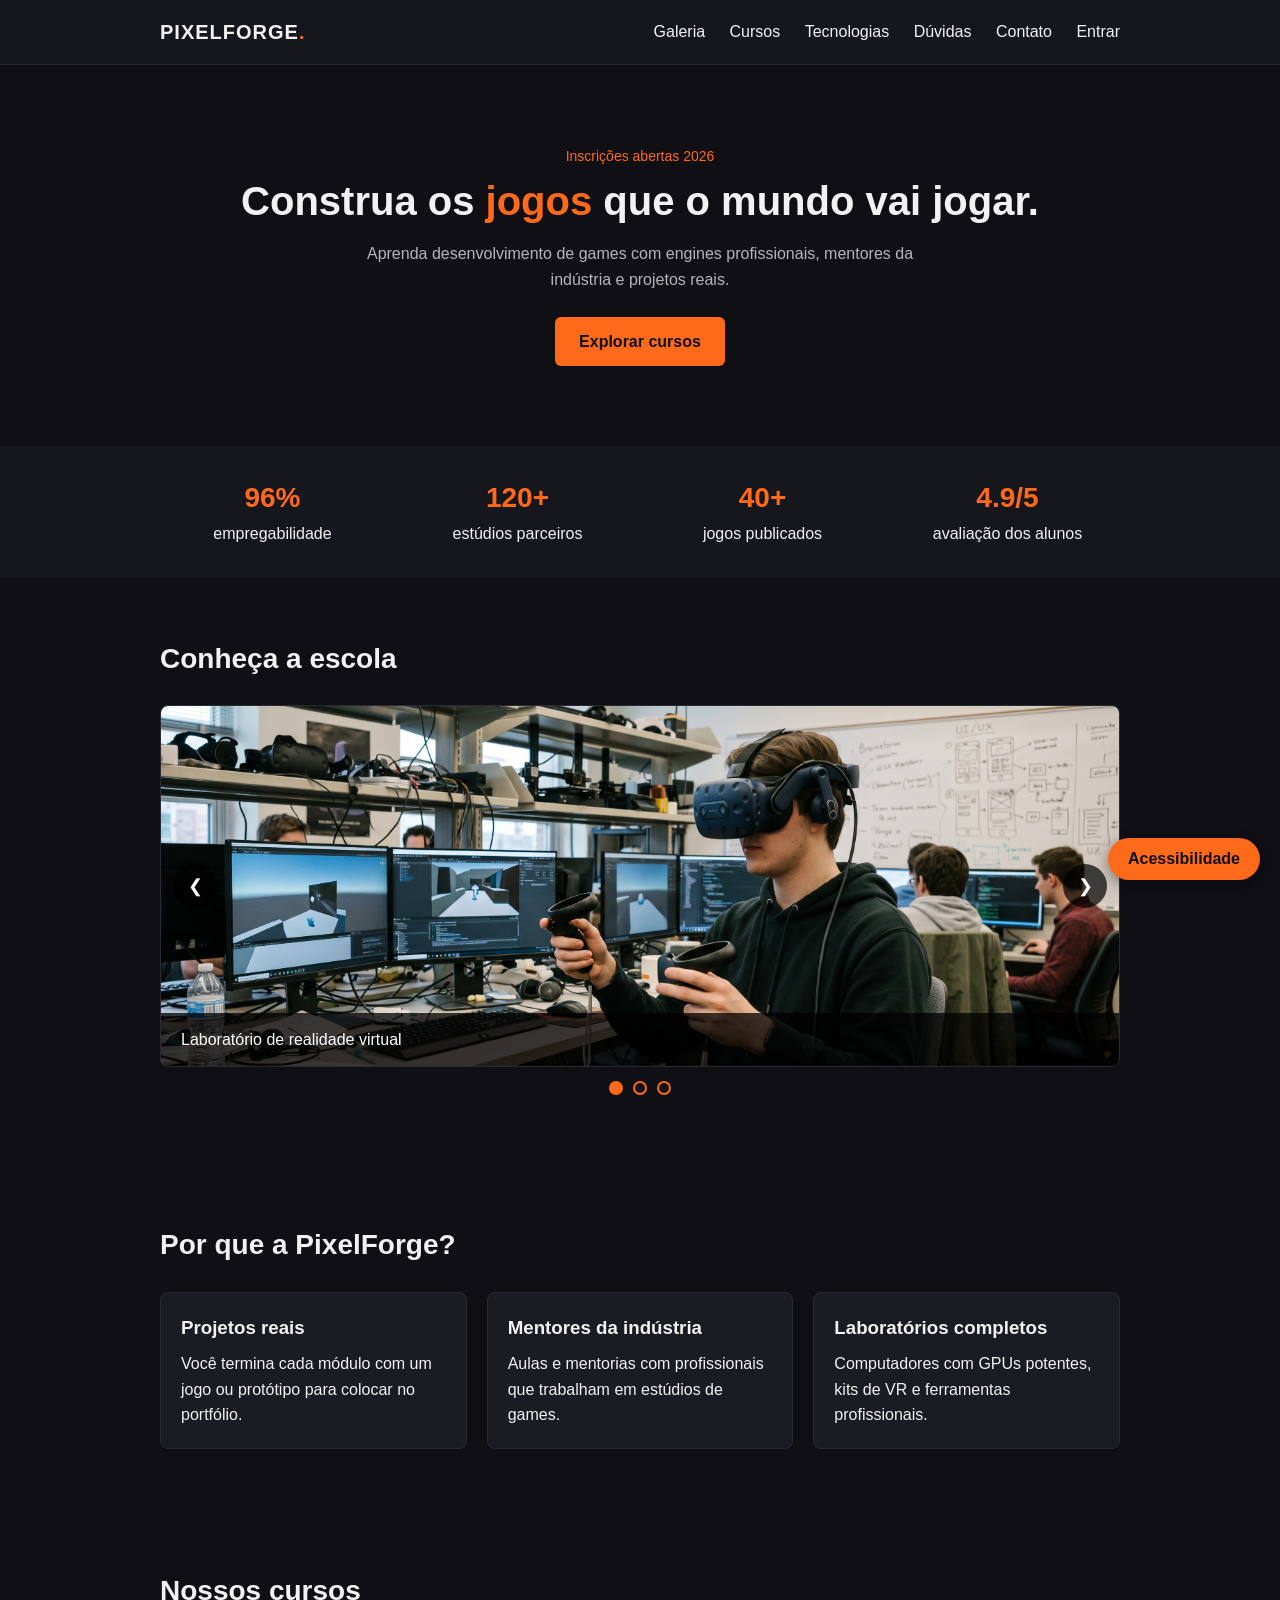
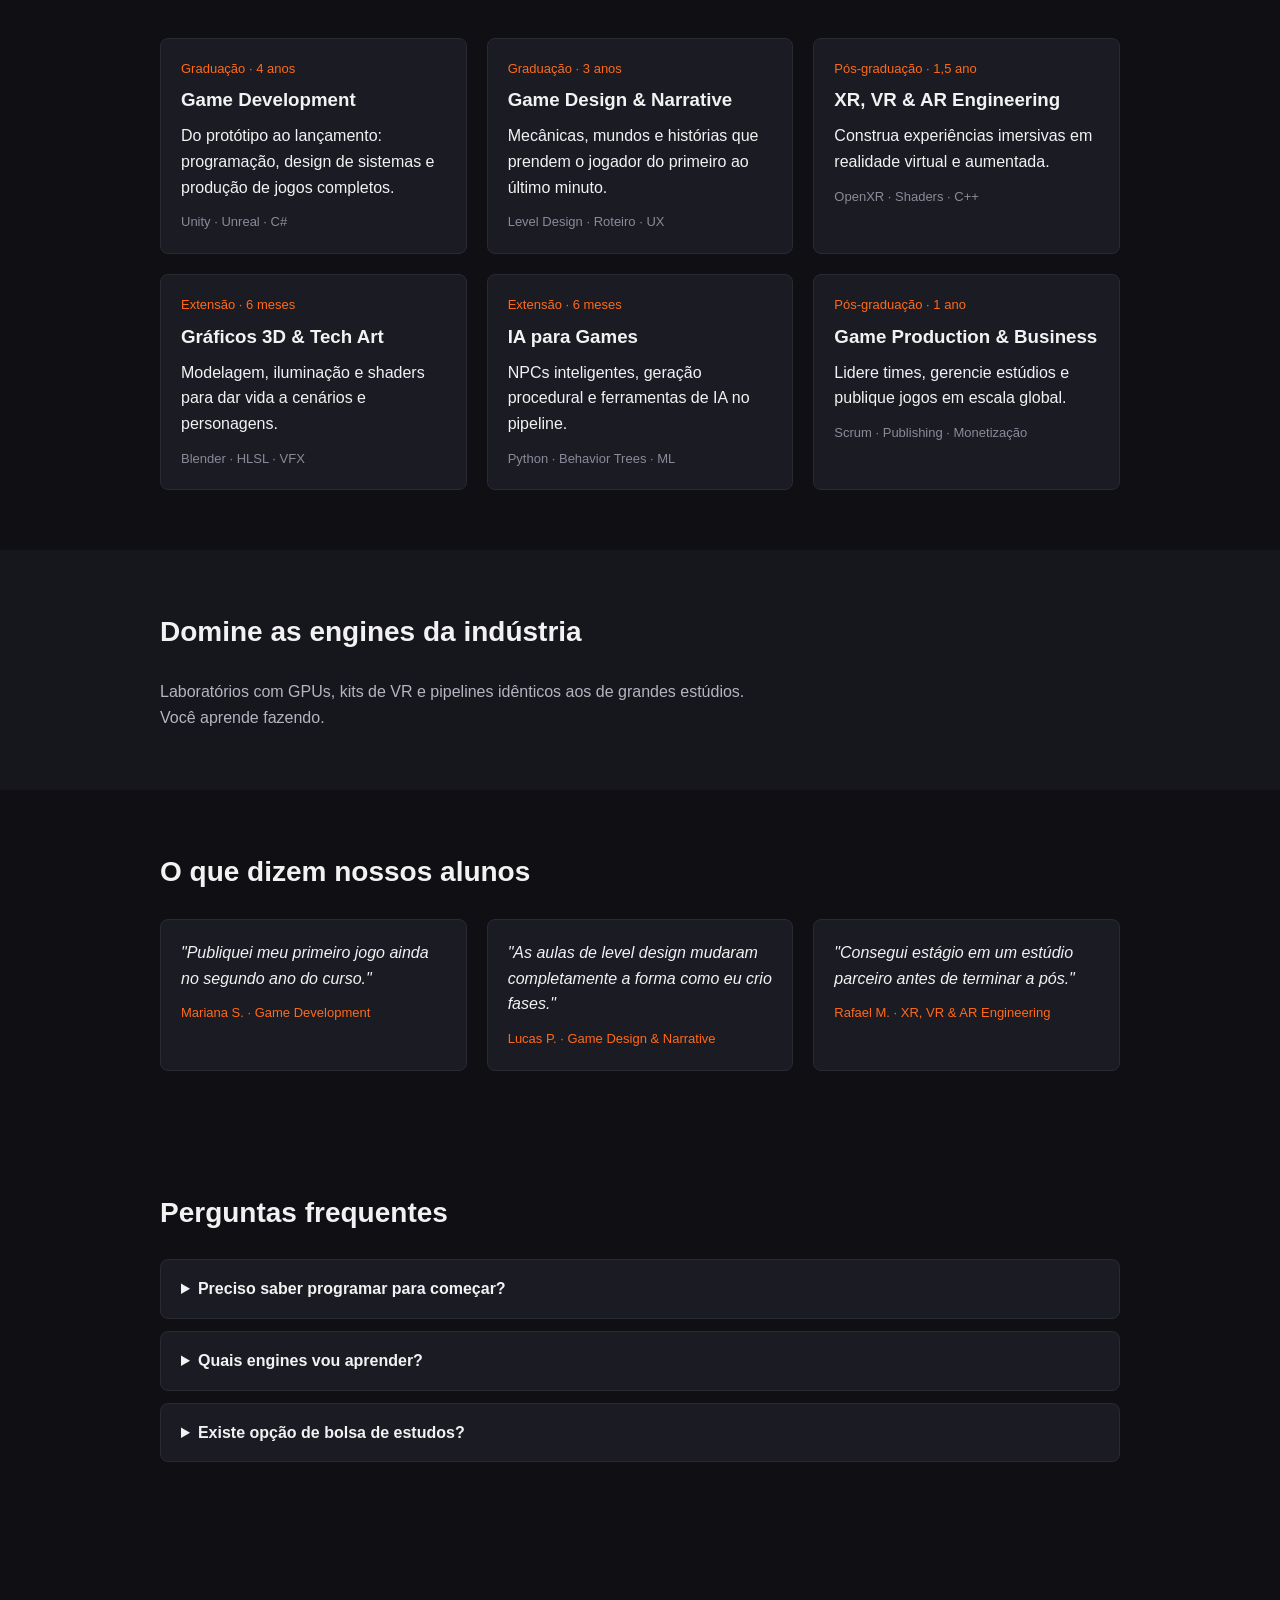
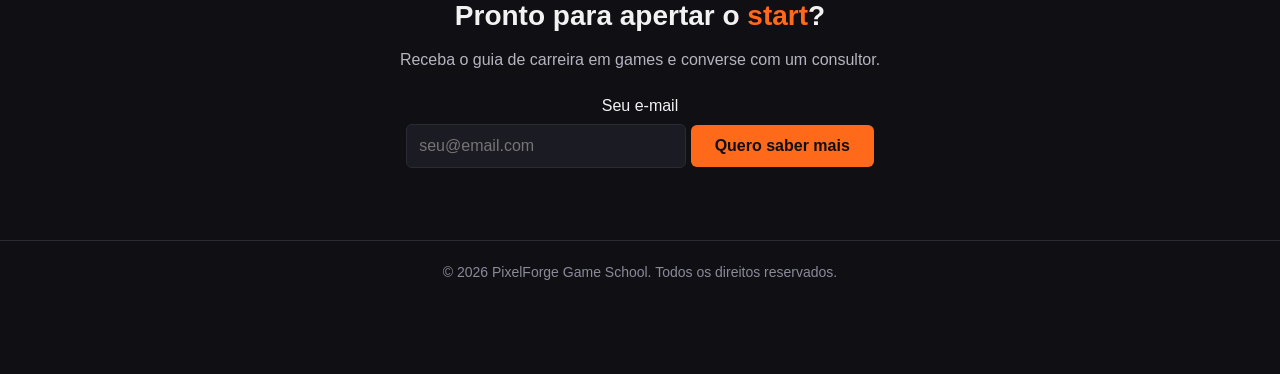
<file: index.html>
<!DOCTYPE html>
<html lang="pt-BR" data-tema="dark">
<head>
  <meta charset="UTF-8">
  <meta name="viewport" content="width=device-width, initial-scale=1.0">
  <title>PixelForge | Game School</title>
  <link rel="stylesheet" href="./style.css">
</head>
<body>

  <a class="skip-link" href="#cursos">Pular para os cursos</a>

  <header class="header">
    <div class="container nav">
      <a class="logo" href="./index.html">PIXELFORGE<span>.</span></a>
      <nav aria-label="Navegação principal">
        <a href="#galeria">Galeria</a>
        <a href="#cursos">Cursos</a>
        <a href="#tecnologia">Tecnologias</a>
        <a href="#faq">Dúvidas</a>
        <a href="#contato">Contato</a>
        <a href="./login.html">Entrar</a>
      </nav>
    </div>
  </header>

  <main>

    <section class="hero">
      <div class="container">
        <p class="label">Inscrições abertas 2026</p>
        <h1>Construa os <span>jogos</span> que o mundo vai jogar.</h1>
        <p class="hero-text">
          Aprenda desenvolvimento de games com engines profissionais,
          mentores da indústria e projetos reais.
        </p>
        <a class="button" href="#cursos">Explorar cursos</a>
      </div>
    </section>

    <section class="stats">
      <div class="container stats-grid">
        <div><strong>96%</strong> empregabilidade</div>
        <div><strong>120+</strong> estúdios parceiros</div>
        <div><strong>40+</strong> jogos publicados</div>
        <div><strong>4.9/5</strong> avaliação dos alunos</div>
      </div>
    </section>

    <section class="container section" id="galeria">
      <h2>Conheça a escola</h2>

      <div class="carousel" role="group" aria-roledescription="carrossel" aria-label="Galeria de imagens da escola" tabindex="0">
        <div class="carousel-track">
          <figure class="slide">
            <img src="./imagens/slide1.jpg" alt="Aluno usando um headset de realidade virtual no laboratório">
            <figcaption>Laboratório de realidade virtual</figcaption>
          </figure>
          <figure class="slide">
            <img src="./imagens/slide2.jpg" alt="Alunos programando jogos em computadores durante a aula">
            <figcaption>Aulas práticas de desenvolvimento de jogos</figcaption>
          </figure>
          <figure class="slide">
            <img src="./imagens/slide3.jpg" alt="Equipe de design de jogos planejando fases em um quadro">
            <figcaption>Estúdio de game design</figcaption>
          </figure>
        </div>

        <button class="carousel-btn prev" type="button" aria-label="Slide anterior">&#10094;</button>
        <button class="carousel-btn next" type="button" aria-label="Próximo slide">&#10095;</button>
      </div>

      <div class="carousel-dots" aria-label="Escolher slide"></div>
      <p class="carousel-status" aria-live="polite"></p>
    </section>

    <section class="container section" id="diferenciais">
      <h2>Por que a PixelForge?</h2>

      <div class="feature-grid">
        <article class="card">
          <h3>Projetos reais</h3>
          <p>Você termina cada módulo com um jogo ou protótipo para colocar no portfólio.</p>
        </article>

        <article class="card">
          <h3>Mentores da indústria</h3>
          <p>Aulas e mentorias com profissionais que trabalham em estúdios de games.</p>
        </article>

        <article class="card">
          <h3>Laboratórios completos</h3>
          <p>Computadores com GPUs potentes, kits de VR e ferramentas profissionais.</p>
        </article>
      </div>
    </section>

    <section class="container section" id="cursos">
      <h2>Nossos cursos</h2>

      <div class="course-grid">
        <article class="card">
          <p class="type">Graduação · 4 anos</p>
          <h3>Game Development</h3>
          <p>Do protótipo ao lançamento: programação, design de sistemas e produção de jogos completos.</p>
          <p class="tags">Unity · Unreal · C#</p>
        </article>

        <article class="card">
          <p class="type">Graduação · 3 anos</p>
          <h3>Game Design &amp; Narrative</h3>
          <p>Mecânicas, mundos e histórias que prendem o jogador do primeiro ao último minuto.</p>
          <p class="tags">Level Design · Roteiro · UX</p>
        </article>

        <article class="card">
          <p class="type">Pós-graduação · 1,5 ano</p>
          <h3>XR, VR &amp; AR Engineering</h3>
          <p>Construa experiências imersivas em realidade virtual e aumentada.</p>
          <p class="tags">OpenXR · Shaders · C++</p>
        </article>

        <article class="card">
          <p class="type">Extensão · 6 meses</p>
          <h3>Gráficos 3D &amp; Tech Art</h3>
          <p>Modelagem, iluminação e shaders para dar vida a cenários e personagens.</p>
          <p class="tags">Blender · HLSL · VFX</p>
        </article>

        <article class="card">
          <p class="type">Extensão · 6 meses</p>
          <h3>IA para Games</h3>
          <p>NPCs inteligentes, geração procedural e ferramentas de IA no pipeline.</p>
          <p class="tags">Python · Behavior Trees · ML</p>
        </article>

        <article class="card">
          <p class="type">Pós-graduação · 1 ano</p>
          <h3>Game Production &amp; Business</h3>
          <p>Lidere times, gerencie estúdios e publique jogos em escala global.</p>
          <p class="tags">Scrum · Publishing · Monetização</p>
        </article>
      </div>
    </section>

    <section class="technology" id="tecnologia">
      <div class="container">
        <h2>Domine as engines da indústria</h2>
        <p>
          Laboratórios com GPUs, kits de VR e pipelines idênticos aos de grandes
          estúdios. Você aprende fazendo.
        </p>
      </div>
    </section>

    <section class="container section" id="depoimentos">
      <h2>O que dizem nossos alunos</h2>

      <div class="feature-grid">
        <blockquote class="card quote">
          <p>"Publiquei meu primeiro jogo ainda no segundo ano do curso."</p>
          <footer>Mariana S. · Game Development</footer>
        </blockquote>

        <blockquote class="card quote">
          <p>"As aulas de level design mudaram completamente a forma como eu crio fases."</p>
          <footer>Lucas P. · Game Design &amp; Narrative</footer>
        </blockquote>

        <blockquote class="card quote">
          <p>"Consegui estágio em um estúdio parceiro antes de terminar a pós."</p>
          <footer>Rafael M. · XR, VR &amp; AR Engineering</footer>
        </blockquote>
      </div>
    </section>

    <section class="container section" id="faq">
      <h2>Perguntas frequentes</h2>

      <details>
        <summary>Preciso saber programar para começar?</summary>
        <p>Não. Os cursos de graduação e extensão começam do zero, no nível iniciante.</p>
      </details>

      <details>
        <summary>Quais engines vou aprender?</summary>
        <p>Trabalhamos principalmente com Unity e Unreal, além de Blender para arte 3D.</p>
      </details>

      <details>
        <summary>Existe opção de bolsa de estudos?</summary>
        <p>Sim. Fale com um consultor pelo formulário de contato para saber mais.</p>
      </details>
    </section>

    <section class="contact" id="contato">
      <div class="container">
        <h2>Pronto para apertar o <span>start</span>?</h2>
        <p>Receba o guia de carreira em games e converse com um consultor.</p>
        <form>
          <label for="email">Seu e-mail</label>
          <input id="email" type="email" placeholder="seu@email.com" required>
          <button class="button" type="submit">Quero saber mais</button>
        </form>
      </div>
    </section>

  </main>

  <footer class="site-footer">
    © 2026 PixelForge Game School. Todos os direitos reservados.
  </footer>

  <!-- Aba de acessibilidade -->
  <button class="a11y-toggle" type="button" aria-expanded="false" aria-controls="a11y-panel">
    Acessibilidade
  </button>

  <div class="a11y-panel" id="a11y-panel" role="region" aria-label="Opções de acessibilidade" hidden>
    <h2>Acessibilidade</h2>

    <div class="a11y-group">
      <p>Tema</p>
      <button type="button" data-acao="tema"></button>
    </div>

    <div class="a11y-group">
      <p>Tamanho da fonte: <span id="fonte-valor">100%</span></p>
      <div class="a11y-row">
        <button type="button" data-acao="menos" aria-label="Diminuir fonte">A−</button>
        <button type="button" data-acao="normal" aria-label="Fonte padrão">A</button>
        <button type="button" data-acao="mais" aria-label="Aumentar fonte">A+</button>
      </div>
    </div>

    <div class="a11y-group">
      <p>Visual</p>
      <button type="button" data-acao="contraste" aria-pressed="false">Alto contraste</button>
      <button type="button" data-acao="links" aria-pressed="false">Sublinhar links</button>
    </div>

    <button type="button" class="a11y-reset" data-acao="resetar">Restaurar padrão</button>
  </div>

  <script src="./script.js"></script>
</body>
</html>
</file>
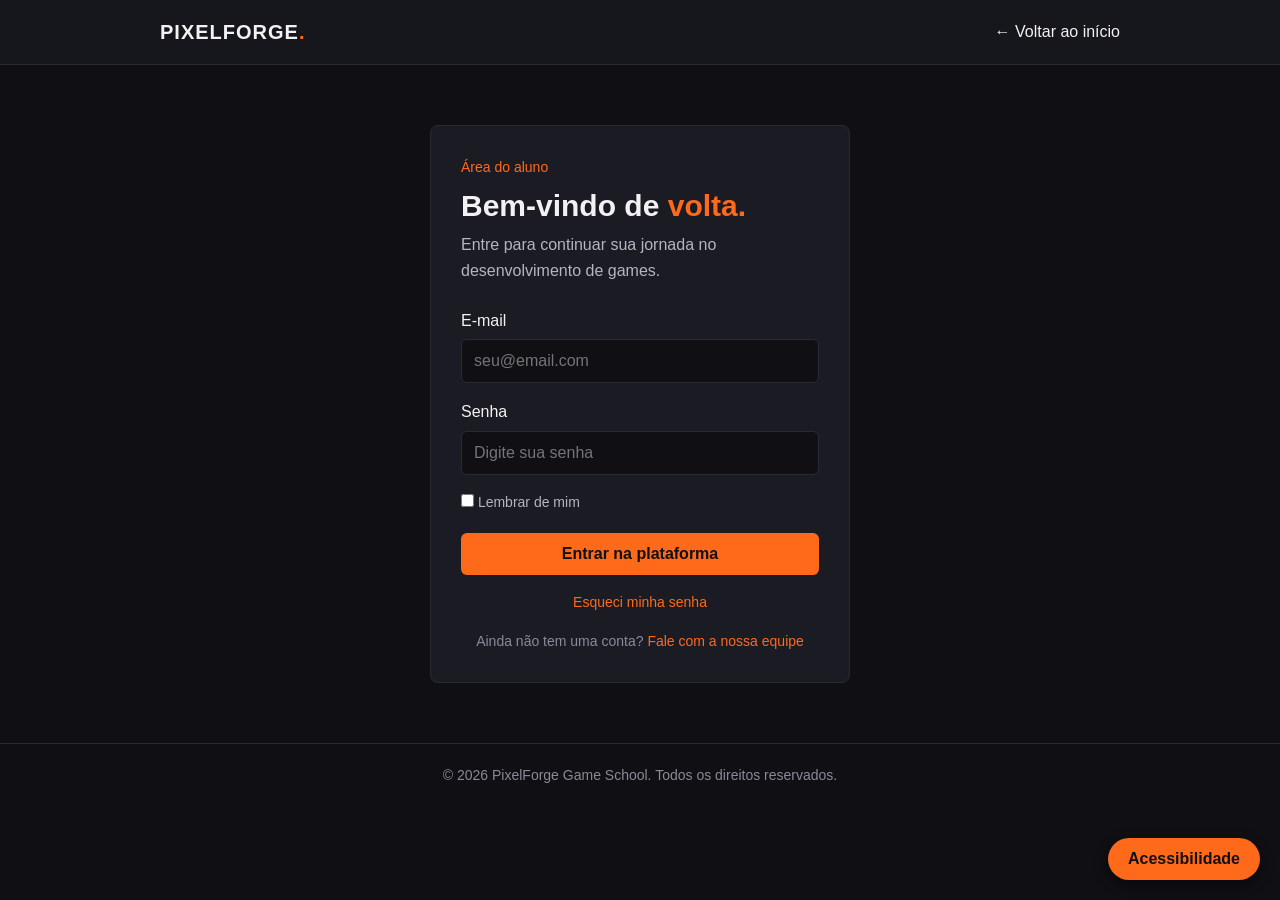
<file: login.html>
<!DOCTYPE html>
<html lang="pt-BR" data-tema="dark">
<head>
  <meta charset="UTF-8">
  <meta name="viewport" content="width=device-width, initial-scale=1.0">
  <title>Login | PixelForge</title>
  <link rel="stylesheet" href="./style.css">
</head>
<body>

  <a class="skip-link" href="#login-email">Pular para o formulário</a>

  <header class="header">
    <div class="container nav">
      <a class="logo" href="./index.html">PIXELFORGE<span>.</span></a>
      <nav aria-label="Navegação principal">
        <a href="./index.html">← Voltar ao início</a>
      </nav>
    </div>
  </header>

  <main class="login-main">
    <section class="login-card">
      <p class="label">Área do aluno</p>
      <h1>Bem-vindo de <span>volta.</span></h1>
      <p class="login-intro">Entre para continuar sua jornada no desenvolvimento de games.</p>

      <form>
        <div class="field">
          <label for="login-email">E-mail</label>
          <input id="login-email" type="email" placeholder="seu@email.com" autocomplete="email" required>
        </div>

        <div class="field">
          <label for="login-password">Senha</label>
          <input id="login-password" type="password" placeholder="Digite sua senha" autocomplete="current-password" minlength="6" required>
        </div>

        <label class="remember">
          <input type="checkbox"> Lembrar de mim
        </label>

        <button class="button login-button" type="submit">Entrar na plataforma</button>
      </form>

      <p class="login-links">
        <a href="#">Esqueci minha senha</a>
      </p>
      <p class="login-links">
        Ainda não tem uma conta?
        <a href="./index.html#contato">Fale com a nossa equipe</a>
      </p>
    </section>
  </main>

  <footer class="site-footer">
    © 2026 PixelForge Game School. Todos os direitos reservados.
  </footer>

  <!-- Aba de acessibilidade -->
  <button class="a11y-toggle" type="button" aria-expanded="false" aria-controls="a11y-panel">
    Acessibilidade
  </button>

  <div class="a11y-panel" id="a11y-panel" role="region" aria-label="Opções de acessibilidade" hidden>
    <h2>Acessibilidade</h2>

    <div class="a11y-group">
      <p>Tema</p>
      <button type="button" data-acao="tema"></button>
    </div>

    <div class="a11y-group">
      <p>Tamanho da fonte: <span id="fonte-valor">100%</span></p>
      <div class="a11y-row">
        <button type="button" data-acao="menos" aria-label="Diminuir fonte">A−</button>
        <button type="button" data-acao="normal" aria-label="Fonte padrão">A</button>
        <button type="button" data-acao="mais" aria-label="Aumentar fonte">A+</button>
      </div>
    </div>

    <div class="a11y-group">
      <p>Visual</p>
      <button type="button" data-acao="contraste" aria-pressed="false">Alto contraste</button>
      <button type="button" data-acao="links" aria-pressed="false">Sublinhar links</button>
    </div>

    <button type="button" class="a11y-reset" data-acao="resetar">Restaurar padrão</button>
  </div>

  <script src="./script.js"></script>
</body>
</html>
</file>
<file: style.css>
/* ===== Cores (variáveis) ===== */
:root {
  --bg: #0f0f14;
  --bg-2: #16161d;
  --card: #1b1b24;
  --border: #2a2a35;
  --text: #f2f2f2;
  --text-2: #b5b5c0;
  --muted: #8a8a99;
  --accent: #ff6a1a;
  --accent-hover: #e05a10;
  --btn-text: #0f0f14;
}

/* Modo claro */
:root[data-tema="light"] {
  --bg: #f7f7fa;
  --bg-2: #ececf2;
  --card: #ffffff;
  --border: #d5d5df;
  --text: #16161d;
  --text-2: #44444f;
  --muted: #5c5c6b;
  --accent: #c2410c;
  --accent-hover: #9a3412;
  --btn-text: #ffffff;
}

/* Alto contraste (vem por último para vencer os outros temas) */
:root.alto-contraste {
  --bg: #000000;
  --bg-2: #000000;
  --card: #000000;
  --border: #ffffff;
  --text: #ffffff;
  --text-2: #ffffff;
  --muted: #ffffff;
  --accent: #ffd400;
  --accent-hover: #ffea70;
  --btn-text: #000000;
}

/* ===== Base ===== */
* {
  box-sizing: border-box;
  margin: 0;
  padding: 0;
}

[hidden] {
  display: none !important;
}

body {
  font-family: Arial, Helvetica, sans-serif;
  background: var(--bg);
  color: var(--text);
  line-height: 1.6;
}

a {
  color: inherit;
  text-decoration: none;
}

.links-sublinhados a {
  text-decoration: underline;
}

:focus-visible {
  outline: 3px solid var(--accent);
  outline-offset: 2px;
}

.container {
  max-width: 1000px;
  margin: 0 auto;
  padding: 0 20px;
}

.skip-link {
  position: absolute;
  left: 10px;
  top: -60px;
  background: var(--accent);
  color: var(--btn-text);
  padding: 10px 16px;
  border-radius: 6px;
  z-index: 200;
}

.skip-link:focus {
  top: 10px;
}

/* ===== Cabeçalho ===== */
.header {
  background: var(--bg-2);
  border-bottom: 1px solid var(--border);
  padding: 16px 0;
}

.nav {
  display: flex;
  justify-content: space-between;
  align-items: center;
}

.logo {
  font-weight: bold;
  font-size: 1.25rem;
  letter-spacing: 1px;
}

.logo span,
.hero h1 span,
.contact h2 span,
.login-card h1 span {
  color: var(--accent);
}

.nav nav a {
  margin-left: 20px;
}

.nav nav a:hover {
  color: var(--accent);
}

/* ===== Hero ===== */
.hero {
  padding: 80px 0;
  text-align: center;
}

.label {
  color: var(--accent);
  font-size: 0.875rem;
  margin-bottom: 10px;
}

.hero h1 {
  font-size: 2.5rem;
  line-height: 1.2;
  margin-bottom: 16px;
}

.hero-text {
  max-width: 560px;
  margin: 0 auto 24px;
  color: var(--text-2);
}

.button {
  display: inline-block;
  background: var(--accent);
  color: var(--btn-text);
  border: none;
  padding: 12px 24px;
  border-radius: 6px;
  font-size: 1rem;
  font-weight: bold;
  cursor: pointer;
}

.button:hover {
  background: var(--accent-hover);
}

/* ===== Números ===== */
.stats {
  background: var(--bg-2);
  padding: 30px 0;
  text-align: center;
}

.stats-grid {
  display: grid;
  grid-template-columns: repeat(4, 1fr);
  gap: 20px;
}

.stats strong {
  display: block;
  font-size: 1.75rem;
  color: var(--accent);
}

/* ===== Seções ===== */
.section {
  padding: 60px 20px;
}

.section h2,
.technology h2 {
  font-size: 1.75rem;
  margin-bottom: 24px;
}

/* ===== Carrossel ===== */
.carousel {
  position: relative;
  overflow: hidden;
  border: 1px solid var(--border);
  border-radius: 8px;
}

.carousel-track {
  display: flex;
  transition: transform 0.4s ease;
}

.slide {
  min-width: 100%;
  margin: 0;
  position: relative;
  background: linear-gradient(135deg, var(--card), var(--bg-2));
}

.slide img {
  display: block;
  width: 100%;
  height: 360px;
  object-fit: cover;
}

.slide figcaption {
  position: absolute;
  left: 0;
  right: 0;
  bottom: 0;
  padding: 14px 20px;
  background: rgba(0, 0, 0, 0.75);
  color: #ffffff;
}

.carousel-btn {
  position: absolute;
  top: 50%;
  transform: translateY(-50%);
  width: 44px;
  height: 44px;
  border: none;
  border-radius: 50%;
  background: rgba(0, 0, 0, 0.7);
  color: #ffffff;
  font-size: 1.1rem;
  cursor: pointer;
}

.carousel-btn:hover {
  background: var(--accent);
  color: var(--btn-text);
}

.carousel-btn.prev {
  left: 12px;
}

.carousel-btn.next {
  right: 12px;
}

.carousel-dots {
  display: flex;
  justify-content: center;
  gap: 10px;
  margin-top: 14px;
}

.dot {
  width: 14px;
  height: 14px;
  border-radius: 50%;
  border: 2px solid var(--accent);
  background: transparent;
  cursor: pointer;
}

.dot.ativo {
  background: var(--accent);
}

.carousel-status {
  text-align: center;
  font-size: 0.875rem;
  color: var(--muted);
  margin-top: 8px;
}

/* ===== Cards e cursos ===== */
.course-grid {
  display: grid;
  grid-template-columns: repeat(3, 1fr);
  gap: 20px;
}

.card {
  background: var(--card);
  border: 1px solid var(--border);
  border-radius: 8px;
  padding: 20px;
}

.card h3 {
  margin-bottom: 8px;
}

.type {
  color: var(--accent);
  font-size: 0.8125rem;
  margin-bottom: 6px;
}

.tags {
  margin-top: 12px;
  font-size: 0.8125rem;
  color: var(--muted);
}

/* ===== Diferenciais e depoimentos ===== */
.feature-grid {
  display: grid;
  grid-template-columns: repeat(3, 1fr);
  gap: 20px;
}

.quote {
  font-style: italic;
}

.quote footer {
  border: none;
  padding: 0;
  margin-top: 12px;
  text-align: left;
  font-style: normal;
  font-size: 0.8125rem;
  color: var(--accent);
}

/* ===== Perguntas frequentes ===== */
details {
  background: var(--card);
  border: 1px solid var(--border);
  border-radius: 8px;
  padding: 16px 20px;
  margin-bottom: 12px;
}

summary {
  cursor: pointer;
  font-weight: bold;
}

summary:hover {
  color: var(--accent);
}

details p {
  margin-top: 10px;
  color: var(--text-2);
}

/* ===== Tecnologia ===== */
.technology {
  background: var(--bg-2);
  padding: 60px 0;
}

.technology p {
  max-width: 600px;
  color: var(--text-2);
}

/* ===== Contato ===== */
.contact {
  padding: 60px 0;
  text-align: center;
}

.contact h2 {
  font-size: 1.75rem;
  margin-bottom: 8px;
}

.contact p {
  color: var(--text-2);
  margin-bottom: 20px;
}

.contact label {
  display: block;
  margin-bottom: 6px;
}

.contact input {
  padding: 12px;
  width: 280px;
  max-width: 100%;
  border-radius: 6px;
  border: 1px solid var(--border);
  background: var(--card);
  color: var(--text);
  font-size: 1rem;
  margin-bottom: 12px;
}

/* ===== Rodapé ===== */
.site-footer {
  text-align: center;
  padding: 20px 20px 90px;
  font-size: 0.875rem;
  color: var(--muted);
  border-top: 1px solid var(--border);
}

/* ===== Login ===== */
.login-main {
  display: flex;
  justify-content: center;
  padding: 60px 20px;
}

.login-card {
  width: 100%;
  max-width: 420px;
  background: var(--card);
  border: 1px solid var(--border);
  border-radius: 8px;
  padding: 30px;
}

.login-card h1 {
  font-size: 1.875rem;
  line-height: 1.2;
  margin-bottom: 8px;
}

.login-intro {
  color: var(--text-2);
  margin-bottom: 24px;
}

.field {
  margin-bottom: 16px;
}

.field label {
  display: block;
  margin-bottom: 6px;
}

.field input {
  width: 100%;
  padding: 12px;
  border-radius: 6px;
  border: 1px solid var(--border);
  background: var(--bg);
  color: var(--text);
  font-size: 1rem;
}

.field input:focus {
  border-color: var(--accent);
}

.remember {
  display: block;
  margin-bottom: 20px;
  font-size: 0.875rem;
  color: var(--text-2);
}

.login-button {
  width: 100%;
}

.login-links {
  margin-top: 16px;
  text-align: center;
  font-size: 0.875rem;
  color: var(--muted);
}

.login-links a {
  color: var(--accent);
}

.login-links a:hover {
  text-decoration: underline;
}

/* ===== Aba de acessibilidade ===== */
.a11y-toggle {
  position: fixed;
  right: 20px;
  bottom: 20px;
  z-index: 100;
  background: var(--accent);
  color: var(--btn-text);
  border: none;
  border-radius: 30px;
  padding: 12px 20px;
  font-size: 1rem;
  font-weight: bold;
  cursor: pointer;
  box-shadow: 0 4px 14px rgba(0, 0, 0, 0.4);
}

.a11y-toggle:hover {
  background: var(--accent-hover);
}

.a11y-panel {
  position: fixed;
  right: 20px;
  bottom: 78px;
  z-index: 100;
  width: 280px;
  max-width: calc(100% - 40px);
  max-height: calc(100% - 110px);
  overflow-y: auto;
  background: var(--card);
  color: var(--text);
  border: 1px solid var(--border);
  border-radius: 10px;
  padding: 18px;
  box-shadow: 0 8px 24px rgba(0, 0, 0, 0.45);
}

.a11y-panel h2 {
  font-size: 1.125rem;
  margin-bottom: 12px;
}

.a11y-group {
  margin-bottom: 14px;
}

.a11y-group p {
  font-size: 0.875rem;
  color: var(--text-2);
  margin-bottom: 6px;
}

.a11y-panel button {
  display: block;
  width: 100%;
  margin-bottom: 6px;
  padding: 10px;
  background: var(--bg);
  color: var(--text);
  border: 1px solid var(--border);
  border-radius: 6px;
  font-size: 0.9375rem;
  cursor: pointer;
}

.a11y-panel button:hover {
  border-color: var(--accent);
}

.a11y-panel button[aria-pressed="true"] {
  background: var(--accent);
  color: var(--btn-text);
  border-color: var(--accent);
  font-weight: bold;
}

.a11y-row {
  display: flex;
  gap: 6px;
}

.a11y-row button {
  margin-bottom: 0;
}

.a11y-panel .a11y-reset {
  margin-bottom: 0;
}

/* ===== Movimento reduzido ===== */
@media (prefers-reduced-motion: reduce) {
  .carousel-track {
    transition: none;
  }
}

/* ===== Celular ===== */
@media (max-width: 700px) {
  .nav {
    flex-direction: column;
    gap: 10px;
  }

  .nav nav a {
    margin: 0 8px;
  }

  .hero h1 {
    font-size: 1.875rem;
  }

  .slide img {
    height: 220px;
  }

  .stats-grid,
  .course-grid,
  .feature-grid {
    grid-template-columns: 1fr;
  }
}
</file>
